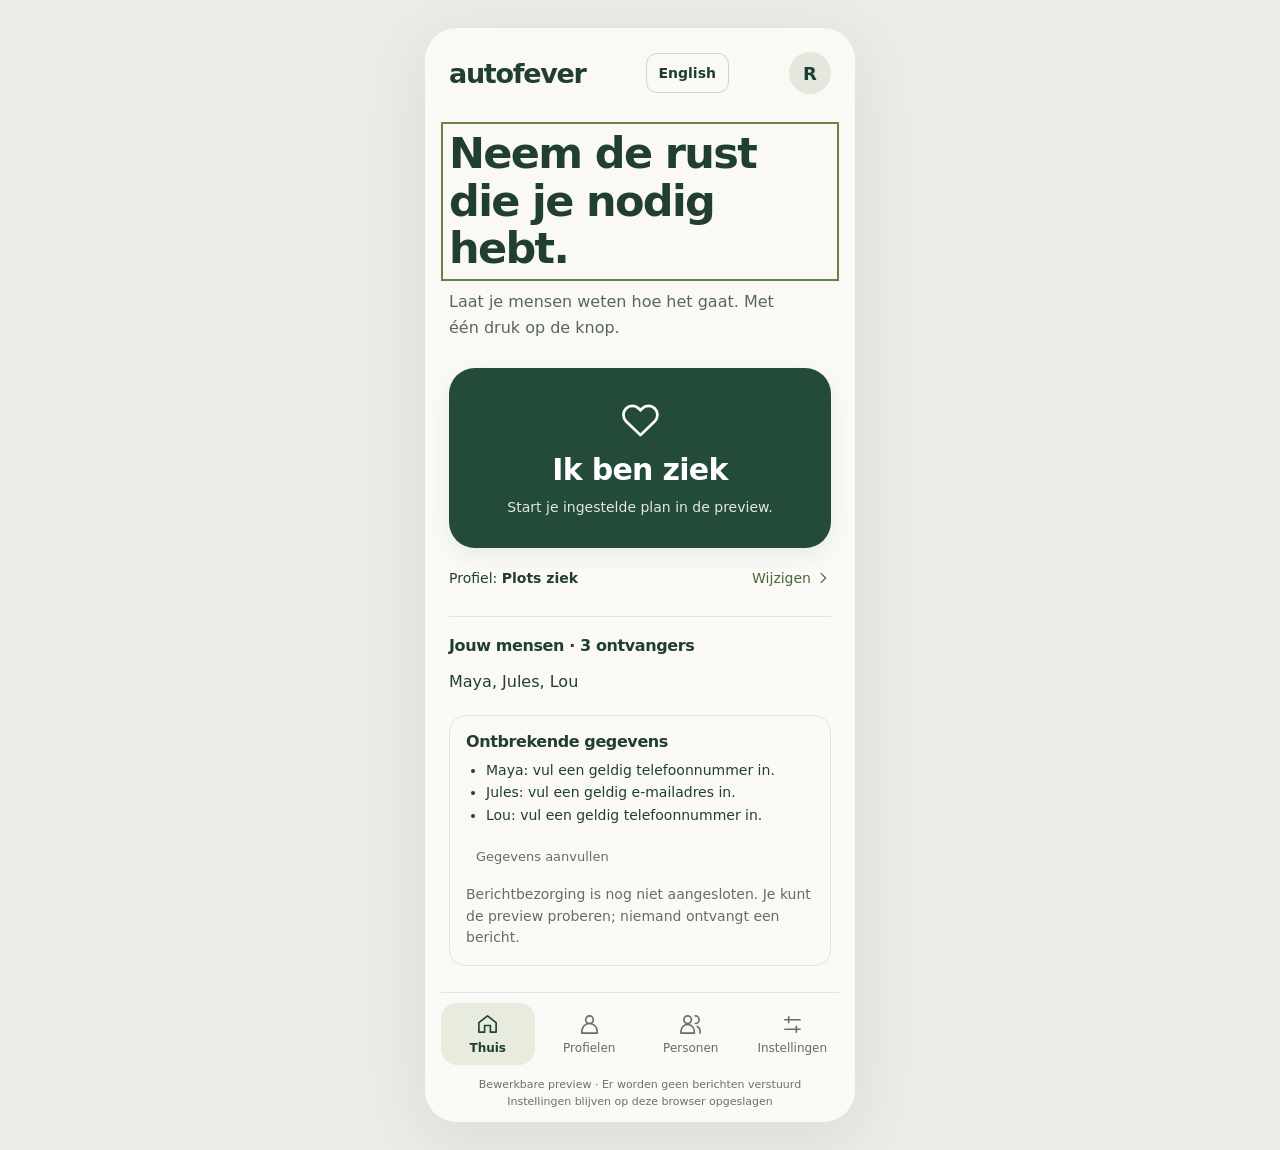
<file: illness-preview/index.html>
<!DOCTYPE html>
<html lang="nl">
<head>
<meta charset="utf-8">
<meta name="viewport" content="width=device-width, initial-scale=1, viewport-fit=cover">
<meta name="theme-color" content="#faf9f5">
<title>Autofever · Bewerkbare mobiele preview</title>
<link rel="icon" href="data:,">
<style>
:root{color-scheme:light;--paper:#faf9f5;--ink:#203f32;--muted:#627064;--line:#e1e5dc;--sage:#e7ecdf;--accent:#244b3a}
.language-toggle{min-height:40px;padding:7px 12px;border:1px solid #cdd5c7;border-radius:11px;background:transparent;color:var(--ink);font-size:14px;font-weight:600;touch-action:manipulation}
*{box-sizing:border-box}body{margin:0;background:#eaece5;color:var(--ink);font-family:ui-rounded,'Segoe UI',system-ui,sans-serif;-webkit-font-smoothing:antialiased}button,input,textarea{font:inherit}button{cursor:pointer;-webkit-tap-highlight-color:transparent}button:focus-visible,input:focus-visible,textarea:focus-visible{outline:3px solid #668448;outline-offset:4px}button,textarea{touch-action:manipulation}button:disabled{cursor:default}.app{width:100%;max-width:430px;min-height:100svh;margin:0 auto;background:var(--paper);display:flex;flex-direction:column;padding-top:env(safe-area-inset-top)}header{padding:24px 24px 0;display:flex;align-items:center;justify-content:space-between}.wordmark{font-size:27px;font-weight:750;letter-spacing:-1.3px}.avatar{width:42px;height:42px;border-radius:50%;background:#e3e7dc;display:grid;place-items:center;font-size:18px;font-weight:600}main{padding:36px 24px 18px;flex:1}h1{font-size:clamp(34px,9.8vw,43px);line-height:1.11;letter-spacing:-1.65px;font-weight:650;margin:0 0 16px}h2{font-size:19px;letter-spacing:-.4px;margin:0 0 14px}p{font-size:16px;line-height:1.6;margin:0}.intro{max-width:325px;color:#56685a}.activate{margin-top:28px;width:100%;min-height:180px;border:0;border-radius:26px;background:var(--accent);color:#fff;display:flex;flex-direction:column;align-items:center;justify-content:center;gap:12px;box-shadow:0 8px 20px #203f3212;transition:transform .15s,background .15s}.activate:active{transform:scale(.98);background:#193d2a}.activate strong{font-size:30px;letter-spacing:-.7px;font-weight:600}.activate span{font-size:14px;color:#e1e9dc}.icon{width:23px;height:23px;fill:none;stroke:currentColor;stroke-width:1.7;stroke-linecap:round;stroke-linejoin:round}.activate .icon{width:39px;height:39px}.profile-link{width:100%;display:flex;justify-content:space-between;align-items:center;text-align:left;padding:20px 0;gap:10px;border:0;background:transparent;color:var(--ink);font-size:14px;min-height:60px}.profile-link span:last-child{display:flex;align-items:center;gap:4px;color:#49683b;flex-shrink:0}.profile-link .icon{width:16px;height:16px}.circle{border-top:1px solid var(--line);padding-top:19px;margin-top:8px}.circle h2{font-size:16px;font-weight:600}.circle-row{display:flex;align-items:center;gap:14px}.faces{display:flex;padding-left:0}.face{width:40px;height:40px;border:2px solid var(--paper);margin-left:-9px;border-radius:50%;display:grid;place-items:center;font-size:14px;font-weight:600;background:#cbd9be}.face:first-child{margin-left:0;background:#b3c4ad}.face:last-child{background:#e0e5d7}.circle-row p{font-size:14px}.bottom{padding:8px 16px max(12px,env(safe-area-inset-bottom));background:var(--paper)}nav{display:flex;border-top:1px solid var(--line);padding:10px 0 0;gap:8px}nav button{flex:1;border:0;border-radius:16px;background:transparent;color:var(--muted);min-height:62px;display:flex;align-items:center;justify-content:center;flex-direction:column;gap:5px;font-size:12px}nav button[aria-current=page]{background:var(--sage);color:var(--ink);font-weight:600}.preview-note{text-align:center;font-size:11px;color:#687463;padding-top:12px;line-height:1.5}.row{padding:17px 0;border-bottom:1px solid var(--line);display:flex;align-items:center;gap:12px}.row .face{margin:0;flex-shrink:0;width:42px;height:42px}.row strong{font-size:16px;font-weight:600;display:block}.row small{display:block;font-size:13px;line-height:1.5;color:var(--muted);margin-top:4px}.row .detail{flex:1}.state-icon{width:34px;height:34px;border-radius:50%;background:var(--sage);display:grid;place-items:center;flex-shrink:0}.state-icon .icon{width:18px;height:18px}.event-note{color:#506347;font-size:13px;margin:20px 0 26px;display:flex;gap:8px;align-items:center}.actions{display:grid;gap:10px;margin-top:24px}.primary,.secondary{border-radius:15px;min-height:52px;padding:12px 16px;font-weight:600;font-size:15px}.primary{background:var(--accent);color:white;border:1px solid var(--accent)}.secondary{background:transparent;color:var(--ink);border:1px solid #cdd5c7}.text-button{border:0;background:transparent;min-height:44px;padding:10px;color:var(--muted);font-size:13px}.profile-option{width:100%;color:var(--ink);background:transparent;border:0;border-bottom:1px solid var(--line);padding:20px 0;display:flex;text-align:left;gap:14px;align-items:center}.profile-option strong{display:block;font-size:17px}.profile-option small{display:block;line-height:1.5;color:var(--muted);margin-top:4px;font-size:13px}.radio{width:22px;height:22px;border:1px solid #bcc8b5;border-radius:50%;margin-left:auto;flex-shrink:0}.profile-option[aria-pressed=true] .radio{border:6px solid var(--accent);background:var(--paper)}.section-gap{margin-top:26px}.notice{background:var(--sage);padding:14px 16px;border-radius:16px;color:var(--ink);font-size:14px;line-height:1.55;margin-bottom:22px}label{display:block;font-size:14px;margin:24px 0 10px}textarea{width:100%;min-height:140px;resize:vertical;background:white;color:var(--ink);padding:14px;border:1px solid #ccd4c7;border-radius:12px;font-size:16px}.success-mark{width:64px;height:64px;border-radius:50%;background:var(--sage);display:grid;place-items:center;margin-bottom:24px}.success-mark .icon{width:32px;height:32px}.page[hidden]{display:none}#toast{margin:0 24px 8px;font-size:14px;color:var(--ink)}#toast:empty{display:none}@media(min-width:600px){body{padding:28px 0}.app{border-radius:32px;overflow:hidden;min-height:800px;box-shadow:0 15px 65px #263c2415}}@media(max-width:350px){header{padding:20px 20px 0}main{padding:28px 20px 16px}.activate{min-height:164px}.activate strong{font-size:28px}.circle-row{gap:9px}.face{width:34px;height:34px}}@media(prefers-reduced-motion:reduce){*{transition:none!important}}
#active h1{font-size:36px}#active .event-note{margin:14px 0 20px}#active .row{padding:12px 0}#active .actions{margin-top:18px;gap:8px}#active h2{margin-bottom:7px}

input:not([type=checkbox]),select{width:100%;min-height:48px;border:1px solid #ccd4c7;border-radius:12px;background:white;color:var(--ink);padding:12px;font:inherit;font-size:16px}input[type=checkbox]{width:21px;height:21px;accent-color:var(--accent);flex-shrink:0}fieldset{margin:24px 0 0;padding:0;border:0;min-width:0}legend{font-size:19px;font-weight:600;margin-bottom:10px}.check{display:flex;align-items:center;gap:12px;min-height:48px;margin:0;padding:10px 0}.hint{font-size:13px;color:var(--muted);line-height:1.55;margin-top:6px}.edit-title{font-size:32px}.toolbar{display:flex;gap:8px;flex-wrap:wrap;margin:12px 0}.toolbar button{flex:1;min-width:100px}.editor-block{border-top:1px solid var(--line);padding:6px 0 20px;margin-top:18px}.editor-block h3{font-size:17px}.task-block{border:1px solid var(--line);border-radius:16px;padding:16px;margin-top:14px}.task-block label{margin-top:12px}textarea{min-height:105px}.long{overflow-wrap:anywhere;white-space:pre-wrap}.row .detail{min-width:0}.row button{flex-shrink:0;padding:8px;min-width:44px}.error{color:#922c25}.savebar{position:sticky;bottom:0;background:var(--paper);padding:12px 0;margin-top:18px;border-top:1px solid var(--line);display:grid;gap:8px}.avatar{border:0;color:var(--ink)}h1:focus{outline:none}.profile-summary{padding:18px 0;border-bottom:1px solid var(--line)}.profile-summary p{font-size:14px}button:disabled{opacity:.6}main{overflow-wrap:anywhere}.check span{min-width:0}.recipient-setting{margin:0 0 12px 0;padding-left:33px}.recipient-setting[hidden]{display:none}#toast{padding:10px 14px;background:var(--sage);border-radius:12px}#toast.error{background:#f8e8e5}.recovery-text{margin:22px 0}.compact-heading{font-size:30px}.channel-label{margin-top:14px}

.savebar{position:sticky;bottom:0;z-index:2;padding:12px 0 max(12px,env(safe-area-inset-bottom));box-shadow:0 -8px 15px var(--paper)}
html{scroll-padding-block:100px 180px}input,textarea,select{scroll-margin-block:100px 180px}summary{cursor:pointer;min-height:64px;list-style:none;padding:18px 0;display:flex;gap:12px;align-items:center}summary::-webkit-details-marker{display:none}summary:after{content:'+';font-size:24px;margin-left:auto;flex-shrink:0}details[open]>summary:after{content:'−'}summary strong{display:block;font-size:18px}summary small{display:block;font-size:13px;line-height:1.5;font-weight:400;color:var(--muted);margin-top:4px}summary:focus-visible{outline:3px solid #668448;outline-offset:4px}.setting-section{border-bottom:1px solid var(--line)}.setting-section[open]{padding-bottom:20px}.setting-section label:first-child{margin-top:8px}.message-preview{padding:12px;background:var(--sage);border-radius:12px;font-size:14px;line-height:1.5;white-space:pre-wrap;overflow-wrap:anywhere}.draft-status{font-size:13px;line-height:1.5;color:var(--muted);margin:12px 0}.readiness{margin-top:20px;padding:16px;border:1px solid var(--line);border-radius:16px}.readiness h2{font-size:16px;margin-bottom:8px}.readiness ul{margin:8px 0;padding-left:20px;font-size:14px;line-height:1.6}.readiness p{font-size:14px}.savebar .primary{width:100%}.savebar .text-button{padding:4px}.recipient-setting{padding-left:0}.section-number{background:var(--sage);border-radius:50%;width:30px;height:30px;display:grid;place-items:center;flex-shrink:0;font-size:13px}.app.keyboard-open .savebar{position:static;box-shadow:none}.form-actions{display:flex;flex-wrap:wrap;gap:8px}.form-actions>*{flex:1}.warning{color:#754a16}#form-error:empty{display:none}#form-error:not(:empty){margin:18px 0;padding:12px;border:1px solid currentColor;border-radius:12px}#draft-status{min-height:20px}h1:focus-visible{outline:2px solid #668448;outline-offset:6px}
</style>
<style>
.app.editor-mode{height:100dvh;min-height:0;overflow:hidden}.editor-mode header,.editor-mode footer{flex-shrink:0}.editor-mode main{min-height:0;overflow-y:auto;overscroll-behavior:contain;scroll-padding:24px;padding-top:24px;padding-bottom:28px}.editor-mode .savebar{position:static;margin-top:0;padding:10px 8px;box-shadow:none;border-top:1px solid var(--line)}.editor-mode .bottom{padding-top:0}.editor-mode .preview-note{display:none}.editor-mode #toast:not(:empty){flex-shrink:0;margin:0 16px 8px;max-height:90px;overflow:auto}.editor-mode .form-actions{margin-top:16px}.editor-mode main input,.editor-mode main textarea,.editor-mode main select{scroll-margin-block:24px}.editor-mode.keyboard-open nav{display:none}@media(min-width:600px){.app.editor-mode{height:calc(100dvh - 56px)}}
</style>
<style>
.appearance-options{display:flex;gap:10px;flex-wrap:wrap;margin-top:12px}.appearance-options button{flex:1;min-width:120px}.appearance-options button[aria-pressed=true]{background:var(--accent);color:#fff;border-color:var(--accent)}
.large-text p,.large-text label,.large-text input:not([type=checkbox]),.large-text textarea,.large-text select{font-size:20px;line-height:1.55}.large-text .hint,.large-text .draft-status,.large-text summary small,.large-text .message-preview,.large-text .readiness li,.large-text .profile-summary p,.large-text .row small,.large-text .profile-link{font-size:18px}.large-text .primary,.large-text .secondary,.large-text .text-button{font-size:18px}.large-text nav{gap:4px}.large-text nav button{font-size:14px;min-width:0;overflow-wrap:anywhere;line-height:1.4}.large-text .profile-link{flex-wrap:wrap}.large-text .activate span{font-size:18px;text-align:center;padding:0 12px}.large-text .preview-note{font-size:14px}.large-text summary strong,.large-text legend,.large-text h2{font-size:22px}.large-text .savebar .text-button{font-size:16px}
.high-contrast{--paper:#fff;--ink:#112b1b;--muted:#263d2c;--line:#657361;--sage:#e9f0e4;--accent:#12341f}.high-contrast .intro,.high-contrast .hint,.high-contrast .preview-note,.high-contrast .event-note,.high-contrast .draft-status,.high-contrast .profile-link span:last-child{color:#263d2c}.high-contrast input:not([type=checkbox]),.high-contrast textarea,.high-contrast select,.high-contrast .secondary{border-color:#506049}.high-contrast .activate span{color:#fff}.high-contrast button:focus-visible,.high-contrast input:focus-visible,.high-contrast textarea:focus-visible,.high-contrast select:focus-visible,.high-contrast summary:focus-visible{outline:3px solid #112b1b;outline-offset:3px}
</style>
</head>
<body>
<svg aria-hidden="true" style="position:absolute;width:0;height:0;overflow:hidden"><defs>
<symbol id="heart" viewBox="0 0 24 24"><path d="M20.8 4.6a5.5 5.5 0 0 0-7.8 0L12 5.7l-1.1-1.1a5.5 5.5 0 0 0-7.8 7.8L12 21l8.8-8.6a5.5 5.5 0 0 0 0-7.8Z"/></symbol>
<symbol id="home" viewBox="0 0 24 24"><path d="m3 10 9-7 9 7v10H15v-7H9v7H3Z"/></symbol>
<symbol id="person" viewBox="0 0 24 24"><circle cx="12" cy="7" r="4"/><path d="M4 21v-2a8 8 0 0 1 16 0v2Z"/></symbol>
<symbol id="people" viewBox="0 0 24 24"><circle cx="9" cy="7" r="4"/><path d="M2 21v-2a7 7 0 0 1 14 0v2ZM17 3a4 4 0 0 1 0 8m2 3a6 6 0 0 1 3 5v2"/></symbol>
<symbol id="check" viewBox="0 0 24 24"><path d="m5 12 4 4L19 6"/></symbol>
<symbol id="arrow" viewBox="0 0 24 24"><path d="m9 5 7 7-7 7"/></symbol>
<symbol id="clock" viewBox="0 0 24 24"><circle cx="12" cy="12" r="9"/><path d="M12 7v5l3 2"/></symbol>
</defs></svg>
<div class="app">
<header><span class="wordmark">autofever</span><button id="language-toggle" class="language-toggle" type="button" lang="en" aria-label="Switch language to English">English</button><span class="avatar" aria-label="Robert">R</span></header>

<main id="main"><p>Laden…</p></main>
<p id="toast" role="status" aria-live="polite"></p>
<footer class="bottom"><nav aria-label="Hoofdnavigatie"><button type="button" data-go="home" aria-current="page"><svg class="icon" aria-hidden="true"><use href="#home"/></svg>Thuis</button><button type="button" data-go="profiles"><svg class="icon" aria-hidden="true"><use href="#person"/></svg>Profielen</button><button type="button" data-go="people"><svg class="icon" aria-hidden="true"><use href="#people"/></svg>Personen</button><button type="button" data-go="settings"><svg class="icon" aria-hidden="true" viewBox="0 0 24 24"><path d="M4 7h16M4 17h16M8 4v6M16 14v6"/></svg>Instellingen</button></nav><p class="preview-note">Bewerkbare preview · Er worden geen berichten verstuurd<br>Instellingen blijven op deze browser opgeslagen</p></footer>
</div>
<script src="./i18n.js"></script>
<script>

const $=s=>document.querySelector(s);
const esc=s=>String(s??'').replace(/[&<>"']/g,c=>({'&':'&amp;','<':'&lt;','>':'&gt;','"':'&quot;',"'":'&#39;'}[c]));
const uid=()=>crypto.randomUUID();
const clone=x=>structuredClone(x);
const channels=['WhatsApp','SMS','Email','Push'];
const seed={version:1,owner:'Robert',defaultId:'ill',contacts:[{id:'maya',name:'Maya',group:'Familie',phone:'',email:'',channels:['WhatsApp']},{id:'jules',name:'Jules',group:'Werk',phone:'',email:'',channels:['Email']},{id:'lou',name:'Lou',group:'Vrienden',phone:'',email:'',channels:['SMS']}],profiles:[
{id:'ill',name:'Plots ziek',message:'Ik ben onverwacht ziek en neem rust. Hieronder staat waarmee je me kunt helpen.',recovery:'Ik voel me weer beter. Bedankt voor je hulp!',duration:'',checkin:4,recipients:['maya','jules','lou'],overrides:{jules:'Ik ben ziek en kan vandaag niet werken. Ik houd je op de hoogte.'},tasks:[{id:'food',title:'Boodschappen',description:'Brood, fruit en soep graag. Zet ze gerust bij de deur.',assignees:['maya']},{id:'call',title:'Even contact',description:'Stuur vanavond even een berichtje.',assignees:['lou']}]},
{id:'migraine',name:'Migraine',message:'Ik heb migraine en heb rust nodig. Graag berichten in plaats van bellen.',recovery:'De migraine is voorbij. Bedankt voor je begrip.',duration:'',checkin:6,recipients:['maya','jules'],overrides:{},tasks:[]},
{id:'notify',name:'Even laten weten',message:'Ik voel me niet goed. Je hoeft niets te doen, ik wilde je alleen informeren.',recovery:'Ik ben weer opgeknapt.',duration:'',checkin:4,recipients:['maya','lou'],overrides:{},tasks:[]}],event:null};
let data,db,key,draft=null,contactDraft=null,view='home',busy=false,ready=false,revision=0,vaultEpoch=0;
let concepts={},conceptQueue=Promise.resolve(),conceptPending=0,conceptError=null,editorKey=null;
let restoreCandidate=null;
let importStage=null;
const online=window.AutofeverBridge||null;
const vaultBroadcast=typeof BroadcastChannel==='function'?new BroadcastChannel('autofever-editable-preview-v1'):null;
vaultBroadcast?.addEventListener('message',event=>{if(event.data?.type==='vault-cleared')location.reload();});
const repeats={once:'Eenmalig',daily:'Dagelijks',weekly:'Wekelijks'};
async function seal(value){const iv=crypto.getRandomValues(new Uint8Array(12));return {iv,body:await crypto.subtle.encrypt({name:'AES-GCM',iv},key,new TextEncoder().encode(JSON.stringify(value)))};}
async function unseal(value){return JSON.parse(new TextDecoder().decode(await crypto.subtle.decrypt({name:'AES-GCM',iv:value.iv},key,value.body)));}
const request=r=>new Promise((resolve,reject)=>{r.onsuccess=()=>resolve(r.result);r.onerror=()=>reject(r.error)});
async function openStore(){
 const r=indexedDB.open('autofever-editable-preview-v1',1);r.onupgradeneeded=()=>r.result.createObjectStore('vault');
 db=await request(r);
 vaultEpoch=await request(db.transaction('vault').objectStore('vault').get('epoch'))||0;
 key=await request(db.transaction('vault').objectStore('vault').get('key'));
 if(!key){const candidate=await crypto.subtle.generateKey({name:'AES-GCM',length:256},false,['encrypt','decrypt']);await new Promise((resolve,reject)=>{const tx=db.transaction('vault','readwrite'),store=tx.objectStore('vault');const r=store.get('key');r.onsuccess=()=>{key=r.result||candidate;if(!r.result)store.put(key,'key');};tx.oncomplete=resolve;tx.onerror=()=>reject(tx.error);tx.onabort=()=>reject(tx.error);});}
 const saved=await request(db.transaction('vault').objectStore('vault').get('data'));
 if(saved){const plain=await crypto.subtle.decrypt({name:'AES-GCM',iv:saved.iv},key,saved.body);data=JSON.parse(new TextDecoder().decode(plain));revision=saved.revision||0;if(data.version!==1||!Array.isArray(data.profiles)||!Array.isArray(data.contacts))throw Error('Opgeslagen gegevens hebben een onbekend formaat.');}
 else data=clone(seed);
 const storedConcepts=await request(db.transaction('vault').objectStore('vault').get('concepts'));
 if(storedConcepts)concepts=await unseal(storedConcepts);
 if(online)await online.init({db,seal,unseal,request,checkedWrite,esc,render,say,focusHeading,getData:()=>data,getRevision:()=>revision,backupKey,to64,from64});
 ready=true;render();focusHeading();
}
function writeItems(items){return new Promise((resolve,reject)=>{const tx=db.transaction('vault','readwrite');for(const [id,value]of Object.entries(items))tx.objectStore('vault').put(value,id);tx.oncomplete=resolve;tx.onerror=()=>reject(tx.error);tx.onabort=()=>reject(tx.error||Error('Opslaan afgebroken'));});}
async function commit(next){
 await checkedWrite({data:await seal(next)},{data:revision});revision++;data=next;
}
function checkedWrite(items,expected){return new Promise((resolve,reject)=>{const tx=db.transaction('vault','readwrite'),store=tx.objectStore('vault');let left=Object.keys(expected).length+1,error=null;const epoch=store.get('epoch');epoch.onsuccess=()=>{if((epoch.result||0)!==vaultEpoch){error=Object.assign(Error('Deze browsergegevens zijn gewist in een andere tab. Herlaad voordat je verdergaat.'),{code:'STALE'});tx.abort();return;}if(--left===0)for(const [key,value]of Object.entries(items))store.put({...value,revision:expected[key]+1},key);};for(const [id,version]of Object.entries(expected)){const r=store.get(id);r.onsuccess=()=>{if((r.result?.revision||0)!==version){error=Object.assign(Error('Gegevens gewijzigd in een andere tab. Je concept blijft bewaard. Herlaad voordat je opnieuw opslaat.'),{code:'STALE'});tx.abort();return;}if(--left===0)for(const [key,value]of Object.entries(items))store.put({...value,revision:expected[key]+1},key);};}tx.oncomplete=resolve;tx.onerror=()=>reject(error||tx.error);tx.onabort=()=>reject(error||tx.error||Error('Opslaan afgebroken'));});}
async function clearLocalVault(){await conceptQueue.catch(()=>{});return new Promise((resolve,reject)=>{const tx=db.transaction('vault','readwrite'),store=tx.objectStore('vault'),nextEpoch=vaultEpoch+1;store.clear();store.put(nextEpoch,'epoch');tx.oncomplete=()=>{vaultEpoch=nextEpoch;resolve();};tx.onerror=()=>reject(tx.error);tx.onabort=()=>reject(tx.error||Error('Wissen afgebroken'));});}
function saveError(error){return error?.code==='STALE'?error.message:'Opslaan mislukt. Je invoer blijft open; probeer opnieuw.';}
function say(message,error=false){$('#toast').textContent=window.AutofeverLocale?.translate(message)||message;$('#toast').className=error?'error':'';}
function icon(name){return '<svg class="icon" aria-hidden="true"><use href="#'+name+'"/></svg>'}
function button(text,action,cls='secondary',id=''){return '<button type="button" class="'+cls+'" data-action="'+action+'"'+(id?' data-id="'+esc(id)+'"':'')+'>'+esc(text)+'</button>'}
function person(id){return data.contacts.find(c=>c.id===id);}
function selectedProfile(){return data.profiles.find(p=>p.id===data.defaultId)||data.profiles[0];}
function names(ids){return ids.map(id=>person(id)?.name).filter(Boolean).join(', ');}
function recipientsHtml(p){return p.recipients.map(id=>{const c=person(id);return c?'<div class="row"><div class="detail"><strong>'+esc(c.name)+'</strong><small>'+esc(c.group)+' · '+esc(c.channels.join(', '))+'</small></div></div>':''}).join('');}
function focusHeading(){$('#main').scrollTop=0;const h=$('main h1');if(h){h.tabIndex=-1;h.focus({preventScroll:true});}}
async function move(next){await saveEditor();draft=null;contactDraft=null;editorKey=null;view=next;say('');render();window.scrollTo(0,0);$('#main').scrollTop=0;focusHeading();}
function editorLayout(){
 $('.bottom > .savebar')?.remove();
 const editing=['edit-profile','edit-person','update'].includes(view);$('.app').classList.toggle('editor-mode',editing);
 if(editing){const bar=$('main .savebar'),form=$('main form');if(bar&&form){bar.querySelectorAll('button:not([type]),button[type=submit]').forEach(b=>{b.type='submit';b.setAttribute('form',form.id);});$('.bottom').prepend(bar);}}
}
function conceptStatus(message){const el=$('#draft-status');if(el)el.textContent=message;}
function persistConcepts(patch=editorKey?{[editorKey]:clone(concepts[editorKey])}:{}){
 conceptPending++;conceptStatus('Concept wordt bewaard…');
 const job=conceptQueue.catch(()=>{}).then(async()=>{for(let attempt=0;attempt<8;attempt++){const stored=await request(db.transaction('vault').objectStore('vault').get('concepts'));const merged=stored?await unseal(stored):{};for(const[k,v]of Object.entries(patch)){if(v===null)delete merged[k];else merged[k]=v;}try{await checkedWrite({concepts:await seal(merged)},{concepts:stored?.revision||0});conceptError=null;return;}catch(error){if(error?.code!=='STALE'||attempt===7)throw error;}}});
 conceptQueue=job;job.then(()=>{conceptPending--;if(!conceptPending)conceptStatus('Concept bewaard · je actieve profiel is niet gewijzigd.');},error=>{conceptPending--;conceptError=error;conceptStatus('Concept bewaren mislukt. Blijf op dit scherm en probeer opnieuw.');});return job;
}
function captureEditor(){
 if(!editorKey)return;
 if(view==='edit-profile'&&$('#profile-form')){collectDraft();concepts[editorKey]=clone(draft);}
 if(view==='edit-person'&&$('#person-form')){const f=new FormData($('#person-form'));contactDraft={...contactDraft,name:String(f.get('person-name')||''),group:String(f.get('person-group')||''),phone:String(f.get('person-phone')||''),email:String(f.get('person-email')||''),channels:f.getAll('channel')};concepts[editorKey]=clone(contactDraft);}
 if(view==='update'&&$('#update-form')){const f=new FormData($('#update-form'));concepts[editorKey]={message:String(f.get('message')||''),recipients:f.getAll('recipient')};}
}
async function saveEditor(){if(!editorKey)return;captureEditor();await persistConcepts();}
async function clearEditor(){if(editorKey){delete concepts[editorKey];await persistConcepts({[editorKey]:null});}editorKey=null;}
function contactIssues(c){
 const issues=[];
 if(!c.channels.length)issues.push('kies een kanaal');
 if(c.channels.includes('Email')&&!/^[^\s@]+@[^\s@]+\.[^\s@]+$/.test(c.email))issues.push('vul een geldig e-mailadres in');
 if(c.channels.some(ch=>['SMS','WhatsApp'].includes(ch))&&(!/^[+\d\s().-]+$/.test(c.phone)||c.phone.replace(/\D/g,'').length<7||c.phone.replace(/\D/g,'').length>15))issues.push('vul een geldig telefoonnummer in');
 return issues;
}
function vcardText(value){return value.replace(/\\n/gi,' ').replace(/\\([\\,;:])/g,'$1').replace(/[\u0000-\u001f\u007f]/g,' ').trim();}
function vcardUnfold(source){
 const physical=source.replace(/^\uFEFF/,'').replace(/\r\n?/g,'\n').split('\n'),lines=[];
 for(const line of physical){if(!line){continue;}if(lines.length&&lines[lines.length-1].endsWith('=')&&!/^[ \t]/.test(line)){lines[lines.length-1]=lines[lines.length-1].slice(0,-1)+line;continue;}if(/^[ \t]/.test(line)&&lines.length)lines[lines.length-1]+=line.slice(1);else lines.push(line);}
 return lines;
}
function vcardValue(raw,params){
 let value=raw;if(/(?:^|;)ENCODING=(?:QUOTED-PRINTABLE|Q)(?:;|$)/i.test(params)){
  const bytes=[];for(let i=0;i<raw.length;i++){if(raw[i]==='='&&/^[0-9a-f]{2}$/i.test(raw.slice(i+1,i+3))){bytes.push(parseInt(raw.slice(i+1,i+3),16));i+=2;}else bytes.push(raw.charCodeAt(i)&255);}
  const match=params.match(/(?:^|;)CHARSET="?([^;\"]+)/i);try{value=new TextDecoder(match?.[1]||'utf-8',{fatal:false}).decode(new Uint8Array(bytes));}catch{value=new TextDecoder().decode(new Uint8Array(bytes));}
 }
 return vcardText(value);
}
function parseVCards(source){
 if(typeof source!=='string'||source.length>2*1024*1024)throw Error('Bestand is leeg of groter dan 2 MB.');
 const cards=[];let current=null;
 for(const line of vcardUnfold(source)){
  if(/^BEGIN:VCARD$/i.test(line)){if(current)throw Error('Het vCard-bestand bevat een onvolledig contact.');current={names:[],structured:[],emails:[],phones:[],groups:[]};continue;}
  if(/^END:VCARD$/i.test(line)){if(!current)throw Error('Het vCard-bestand heeft geen herkenbare contacten.');cards.push(current);current=null;if(cards.length>250)throw Error('Importeer maximaal 250 contacten tegelijk.');continue;}
  if(!current)continue;const colon=line.indexOf(':');if(colon<1)continue;const left=line.slice(0,colon),raw=line.slice(colon+1),parts=left.split(';'),property=(parts.shift().split('.').pop()||'').toUpperCase(),params=parts.join(';'),value=vcardValue(raw,params);
  if(property==='FN'&&value)current.names.push(value);else if(property==='N')current.structured.push(value);else if(property==='EMAIL'&&value)current.emails.push(value);else if(property==='TEL'&&value)current.phones.push(value.replace(/^tel:/i,''));else if(property==='ORG'&&value)current.groups.push(value);else if(property==='CATEGORIES'&&value)current.groups.push(value.split(',')[0].trim());
 }
 if(current)throw Error('Het vCard-bestand bevat een contact zonder afsluiting.');
 if(!cards.length)throw Error('Geen vCard-contacten gevonden. Kies een geldig .vcf-bestand.');
 const unique=(values,normalize)=>[...new Map(values.map(x=>[normalize(x),x]).filter(([key])=>key)).values()];
 return cards.map(card=>{const structured=card.structured[0]?.split(';')||[],fallback=[structured[3],structured[1],structured[2],structured[0],structured[4]].filter(Boolean).join(' ').trim(),emails=unique(card.emails,x=>x.trim().toLowerCase()),phones=unique(card.phones,x=>x.replace(/[^+\d]/g,''));return {id:uid(),name:card.names[0]||fallback,group:card.groups[0]||'Geïmporteerd',emails,phones,emailChoice:emails.length?'0':'',phoneChoice:phones.length?'0':'',include:true};});
}
function chosenVCard(values,choice){return choice===''||choice==null?'':values[Number(choice)]||'';}
function contactWord(count){return count===1?'contact':'contacten';}
function importedContacts(){return importStage?.filter(x=>x.include&&!x.duplicate&&x.name.trim()).map(x=>({id:x.id,name:x.name.trim(),group:x.group.trim()||'Geïmporteerd',email:chosenVCard(x.emails,x.emailChoice),phone:chosenVCard(x.phones,x.phoneChoice),channels:[]}))||[];}
function contactDuplicate(candidate){const email=chosenVCard(candidate.emails,candidate.emailChoice).trim().toLowerCase(),phone=chosenVCard(candidate.phones,candidate.phoneChoice).replace(/[^+\d]/g,'');return data.contacts.find(x=>(email&&x.email.trim().toLowerCase()===email)||(phone&&x.phone.replace(/[^+\d]/g,'')===phone));}
function markVCardDuplicates(){const emails=new Set(),phones=new Set();for(const x of importStage||[]){const email=chosenVCard(x.emails,x.emailChoice).trim().toLowerCase(),phone=chosenVCard(x.phones,x.phoneChoice).replace(/[^+\d]/g,'');x.duplicateFile=!!((email&&emails.has(email))||(phone&&phones.has(phone)));if(email)emails.add(email);if(phone)phones.add(phone);x.duplicate=!!contactDuplicate(x)||x.duplicateFile;if(x.duplicate)x.include=false;}}
function vcardReview(){
 if(!importStage)return '';markVCardDuplicates();const duplicateCount=importStage.filter(x=>x.duplicate).length,eligible=importedContacts().length;
 const rows=importStage.map((x,index)=>{const duplicate=x.duplicate,unusable=!x.name.trim();const fields=[['Naam','name',x.name],['Groep','group',x.group]];const textFields=fields.map(([label,key,value])=>'<label for="vc-'+x.id+'-'+key+'">'+label+'</label><input id="vc-'+x.id+'-'+key+'" data-vcard-field="'+key+'" data-vcard-index="'+index+'" value="'+esc(value)+'" maxlength="80">').join('');
  const choices=(label,key,values,choice)=>'<label for="vc-'+x.id+'-'+key+'">'+label+'</label><select id="vc-'+x.id+'-'+key+'" data-vcard-field="'+key+'Choice" data-vcard-index="'+index+'"><option value="">Niet importeren</option>'+values.map((value,i)=>'<option value="'+i+'"'+(String(i)===String(choice)?' selected':'')+'>'+esc(value)+'</option>').join('')+'</select>';
  const reason=duplicate?'Dubbel contact; niet opnieuw toegevoegd.':unusable?'Geen naam gevonden; vul een naam in om dit contact te importeren.':'';
  return '<article class="task-block"><label class="check"><input type="checkbox" data-vcard-field="include" data-vcard-index="'+index+'"'+(x.include&&!duplicate&&!unusable?' checked':'')+'><span><strong>'+esc(x.name||'Naam ontbreekt')+'</strong> · <span data-vcard-status="'+index+'">'+(duplicate?'Al aanwezig':unusable?'Controleer naam':'Controleren')+'</span></span></label><p class="hint warning" data-vcard-reason="'+index+'"'+(!reason?' hidden':'')+'>'+esc(reason)+'</p>'+textFields+choices('E-mailadres','email',x.emails,x.emailChoice)+choices('Telefoonnummer','phone',x.phones,x.phoneChoice)+(x.emails.length>1||x.phones.length>1?'<p class="hint">Kies hierboven welk adres of nummer je wilt bewaren.</p>':'')+'</article>';}).join('');
 return '<section class="section-gap" id="vcard-review" aria-labelledby="vcard-heading"><h2 id="vcard-heading">Controleer de import</h2><p class="hint">'+importStage.length+' '+contactWord(importStage.length)+' gevonden · '+duplicateCount+' bestaand of dubbel · '+eligible+' geselecteerd. Importeren kiest geen bezorgkanaal en voegt niemand aan een profiel toe.</p>'+rows+'<div id="vcard-error" class="error" role="alert"></div><div class="actions"><button type="button" class="primary" data-action="confirm-vcard"'+(!eligible?' disabled':'')+'>Importeer '+eligible+' '+contactWord(eligible)+'</button><button type="button" class="text-button" data-action="cancel-vcard">Annuleren</button></div></section>';
}
function updateVCardSummary(){if(!importStage)return;markVCardDuplicates();const eligible=importedContacts().length,summary=$('#vcard-review .hint'),confirm=$('[data-action="confirm-vcard"]');for(const[i,x]of importStage.entries()){const duplicate=x.duplicate,unusable=!x.name.trim(),status=document.querySelector('[data-vcard-status="'+i+'"]'),reason=document.querySelector('[data-vcard-reason="'+i+'"]'),checkbox=document.querySelector('[data-vcard-field="include"][data-vcard-index="'+i+'"]');if(status)status.textContent=duplicate?'Al aanwezig':unusable?'Controleer naam':'Controleren';if(reason){const message=duplicate?'Dubbel contact; niet opnieuw toegevoegd.':unusable?'Geen naam gevonden; vul een naam in om dit contact te importeren.':'';reason.textContent=message;reason.hidden=!message;}if(checkbox)checkbox.checked=x.include&&!duplicate&&!unusable;}if(summary)summary.textContent=importStage.length+' '+contactWord(importStage.length)+' gevonden · '+importStage.filter(c=>c.duplicate).length+' bestaand of dubbel · '+eligible+' geselecteerd. Importeren kiest geen bezorgkanaal en voegt niemand aan een profiel toe.';if(confirm){confirm.disabled=!eligible;confirm.textContent='Importeer '+eligible+' '+contactWord(eligible);}}
function readiness(p){
 const issues=[];if(!p)return ['Maak eerst een profiel.'];
 if(!p.recipients.length)issues.push('Selecteer minstens één ontvanger.');
 for(const id of p.recipients){const c=person(id);if(!c){issues.push('Een ontvanger bestaat niet meer.');continue;}for(const issue of contactIssues(c))issues.push(c.name+': '+issue+'.');}
 for(const t of p.tasks)if(!t.assignees.length)issues.push((t.title||'Hulptaak')+': kies iemand die kan helpen.');
 return issues;
}
function render(){
 applyAppearance();
 const navView=['edit-profile','profiles'].includes(view)?'profiles':['edit-person','people'].includes(view)?'people':view==='settings'?'settings':'home';
 document.querySelectorAll('nav button').forEach(b=>b.dataset.go===navView?b.setAttribute('aria-current','page'):b.removeAttribute('aria-current'));
 $('.avatar').textContent=data.owner[0]||'R';
 const p=selectedProfile();
 if(online?.renderHome(view)){window.AutofeverLocale?.localize(document.querySelector('.app'));return;}
 if(view==='home'&&!data.event){
 const issues=readiness(p);
 $('#main').innerHTML='<h1>Neem de rust<br> die je nodig hebt.</h1><p class="intro">Laat je mensen weten hoe het gaat. Met één druk op de knop.</p><button class="activate" type="button" data-action="activate"'+(!p?' disabled':'')+'>'+icon('heart')+'<strong>Ik ben ziek</strong><span>Start je ingestelde plan in de preview.</span></button><button type="button" class="profile-link" data-action="profiles"><span>Profiel: <strong>'+esc(p?.name||'Maak eerst een profiel')+'</strong></span><span>Wijzigen '+icon('arrow')+'</span></button><section class="circle"><h2>Jouw mensen · '+(p?.recipients.length||0)+' ontvangers</h2><p>'+esc(p?names(p.recipients)||'Selecteer ontvangers in je profiel.':'')+'</p></section><section class="readiness" aria-label="Gereedheidscontrole"><h2>'+ (issues.length?'Ontbrekende gegevens':'Je profiel is ingevuld')+'</h2>'+(issues.length?'<ul>'+issues.map(x=>'<li>'+esc(x)+'</li>').join('')+'</ul>'+button('Gegevens aanvullen','people','text-button'):'<p>Ontvangers en hulptaken zijn ingesteld.</p>')+'<p class="hint">Berichtbezorging is nog niet aangesloten. Je kunt de preview proberen; niemand ontvangt een bericht.</p></section>'; }
 else if(view==='home'){
 const ev=data.event;
 $('#main').innerHTML='<h1 class="compact-heading">'+esc(ev.name)+'</h1><p class="notice">Actieve preview. Deze berichten en taken zijn voorbereid; er is niets verstuurd.</p><h2>Berichten aan je mensen</h2>'+ev.deliveries.map(d=>'<div class="editor-block"><h3>'+esc(d.name)+'</h3><p class="long">'+esc(d.message)+'</p><p class="hint">'+esc(d.channels.join(', '))+' · Niet verstuurd · Ontvangst niet bevestigd</p></div>').join('')+'<h2 class="section-gap">Wat er nodig is</h2>'+ (ev.tasks.length?ev.tasks.map(t=>'<div class="editor-block"><h3>'+esc(t.title)+'</h3><p class="long">'+esc(t.description)+'</p><p class="hint">Beoogde helpers: '+esc(t.people.join(', '))+'</p><p class="hint">'+esc(t.when||'Geen tijdstip ingesteld')+' · '+esc(repeats[t.repeat]||'Eenmalig')+'</p>'+(t.backupName?'<p class="hint">Reserve: '+esc(t.backupName)+'</p>':'')+'<p class="hint">Nog niet gevraagd · Niet aangenomen of afgerond</p></div>').join(''):'<p>Geen hulp gevraagd.</p>')+(ev.duration?'<p class="section-gap">Verwachte terugkeer: '+esc(ev.duration)+'</p>':'')+ '<p class="hint">Check-invoorkeur: elke '+esc(ev.checkin)+' uur. Er is geen herinnering gepland.</p>'+ (ev.updates.length?'<h2 class="section-gap">Bewaarde updates</h2>'+ev.updates.map(u=>'<div class="editor-block"><p class="long">'+esc(u.message)+'</p><p class="hint">Voor: '+esc(u.recipients.map(id=>ev.deliveries.find(d=>d.id===id)?.name).filter(Boolean).join(', '))+' · Niet verstuurd</p></div>').join(''):'')+'<div class="actions">'+button('Update schrijven','update','primary')+button('Ik ben hersteld','recover')+button('Gebeurtenis annuleren','cancel','text-button')+'</div>';
 }else if(view==='profiles'){
 $('#main').innerHTML='<h1 class="edit-title">Jouw profielen.</h1><p class="intro">Pas per situatie je bericht, mensen en hulpvragen aan.</p>'+data.profiles.map(x=>'<article class="profile-summary"><h2>'+esc(x.name)+(x.id===data.defaultId?' · Standaard':'')+'</h2><p class="long">'+esc(x.message)+'</p><p class="hint">'+esc(names(x.recipients))+' · '+x.tasks.length+' hulptaken</p><div class="toolbar">'+button('Bewerken','edit-profile','secondary',x.id)+(x.id!==data.defaultId?button('Als standaard','default','text-button',x.id):'')+'</div></article>').join('')+'<div class="actions">'+button('Nieuw profiel','new-profile','primary')+'</div>';
 }else if(view==='people'){
 $('#main').innerHTML='<h1 class="edit-title">Jouw mensen.</h1><p class="intro">Voeg contacten toe en kies hoe je hen wilt bereiken.</p>'+data.contacts.map(c=>'<div class="row"><span class="face">'+esc(c.name[0])+'</span><div class="detail"><strong>'+esc(c.name)+'</strong><small>'+esc(c.group)+' · '+esc(c.channels.join(', ')||'Nog geen bezorgkanaal gekozen')+'</small></div>'+button('Wijzig','edit-person','text-button',c.id)+'</div>').join('')+'<div class="actions">'+button('Persoon toevoegen','new-person','secondary')+'<button type="button" class="primary" data-action="select-vcard">Importeer vCard</button></div><input id="vcard-file" type="file" accept=".vcf,text/vcard,text/x-vcard" hidden><p class="hint">Een .vcf-bestand wordt eerst hier gecontroleerd. Importeren verstuurt niets, kiest geen bezorgkanaal en voegt niemand aan een profiel toe. Kies pas daarna zelf kanalen en ontvangers.</p>'+vcardReview();
 }else if(view==='settings')renderSettings();
 else if(view==='edit-profile') renderProfile();
 else if(view==='edit-person') renderPerson();
 else if(view==='update'){
 const ev=data.event;
 editorKey='update:'+ev.id;const c=concepts[editorKey]||{message:'',recipients:ev.deliveries.map(d=>d.id)};
 $('#main').innerHTML='<h1 class="edit-title">Een kleine update.</h1><p id="draft-status" class="draft-status" role="status">Je tekst wordt als concept bewaard.</p><form id="update-form"><label for="update-message">Bericht</label><textarea id="update-message" name="message" required maxlength="2000">'+esc(c.message)+'</textarea><fieldset><legend>Voor wie?</legend>'+ev.deliveries.map(d=>'<label class="check"><input type="checkbox" name="recipient" value="'+esc(d.id)+'"'+(c.recipients.includes(d.id)?' checked':'')+'><span>'+esc(d.name)+'</span></label>').join('')+'</fieldset><div class="savebar"><button class="primary">Update bewaren in preview</button>'+button('Terug','home')+'</div></form>';
 }else if(view==='recovered'){
 $('#main').innerHTML='<div class="success-mark">'+icon('check')+'</div><h1>Fijn dat je<br>weer opknapt.</h1><p class="intro">Je herstelbericht voor de ontvangers:</p><p class="long recovery-text">'+esc(lastRecovery)+'</p><p class="hint">Preview afgesloten. Geen bericht verstuurd.</p><div class="actions">'+button('Terug naar thuis','home','primary')+'</div>';
 }
 editorLayout();
 online?.decorate(view);
 window.AutofeverLocale?.localize(document.querySelector('.app'));
}
function input(id,label,value,type='text',required=false,max=200){return '<label for="'+id+'">'+label+'</label><input id="'+id+'" name="'+id+'" type="'+type+'" value="'+esc(value)+'"'+(required?' required':'')+' maxlength="'+max+'">';}
function area(id,label,value,required=false){return '<label for="'+id+'">'+label+'</label><textarea id="'+id+'" name="'+id+'" maxlength="2000"'+(required?' required':'')+'>'+esc(value)+'</textarea>';}
function renderProfile(){
 const section=(id,n,title,summary,body,open=false)=>'<details class="setting-section" id="section-'+id+'"'+(open?' open':'')+'><summary><span class="section-number">'+n+'</span><span><strong>'+title+'</strong><small data-summary="'+id+'">'+esc(summary)+'</small></span></summary>'+body+'</details>';
 const recipients=data.contacts.map(c=>{const custom=draft.custom?.[c.id]??!!draft.overrides[c.id];return '<div><label class="check"><input type="checkbox" name="recipient" value="'+esc(c.id)+'"'+(draft.recipients.includes(c.id)?' checked':'')+'><span>'+esc(c.name)+' <small>· '+esc(c.group)+'</small></span></label><div class="recipient-setting" data-recipient-setting="'+esc(c.id)+'"'+(!draft.recipients.includes(c.id)?' hidden':'')+'><p class="hint">Dit bericht staat klaar:</p><p class="message-preview" data-message-for="'+esc(c.id)+'">'+esc(custom&&draft.overrides[c.id]?draft.overrides[c.id]:draft.message)+'</p><label class="check"><input type="checkbox" name="custom" value="'+esc(c.id)+'"'+(custom?' checked':'')+'><span>Ander bericht voor '+esc(c.name)+'</span></label><div data-override="'+esc(c.id)+'"'+(!custom?' hidden':'')+'>'+area('override-'+c.id,'Eigen bericht voor '+esc(c.name),draft.overrides[c.id]||'')+'<p class="hint">Leeg laten = standaardbericht.</p></div></div></div>';}).join('');
 $('#main').innerHTML='<h1 class="edit-title">Profiel instellen.</h1><p class="hint">Stel dit in wanneer je je goed voelt. Publiceer pas als alles klopt.</p><p id="draft-status" class="draft-status" role="status">'+(concepts[editorKey]?'Je bewaarde concept is hersteld.':'Wijzigingen worden automatisch als concept bewaard.')+'</p><form id="profile-form">'+section('message',1,'Bericht',draft.name||'Geef je profiel een naam',input('profile-name','Naam van het profiel',draft.name,'text',true,80)+area('profile-message','Standaardbericht',draft.message,true),true)+section('people',2,'Personen',draft.recipients.length+' ontvangers',recipients+(!data.contacts.length?'<p>Voeg eerst iemand toe bij Personen.</p>':''))+section('help',3,'Hulp',draft.tasks.length?draft.tasks.length+' hulptaken':'Alleen informeren, geen hulp vragen','<p class="hint">Kies wat je nodig hebt en wie kan helpen.</p><div id="tasks">'+draft.tasks.map(taskEditor).join('')+'</div>'+button('Hulptaak toevoegen','add-task','secondary'))+section('followup',4,'Vervolg','Herstelbericht en check-invoorkeur',area('profile-recovery','Herstelbericht',draft.recovery,true)+input('profile-duration','Verwachte terugkeer (optioneel)',draft.duration,'text',false,120)+input('profile-checkin','Check-invoorkeur: elke … uur',draft.checkin,'number',true)+'<p class="hint">Alleen een voorkeur. De preview plant of verstuurt geen herinneringen.</p>')+'<label class="check"><input type="checkbox" name="is-default"'+((draft.makeDefault??(draft.id===data.defaultId))?' checked':'')+'><span>Gebruik als standaardprofiel</span></label><div id="form-error" class="error" role="alert"></div><div class="savebar"><button class="primary" type="submit">Profiel opslaan</button>'+button('Terug · concept bewaren','profiles','text-button')+'</div><div class="form-actions">'+button('Concept verwerpen','discard-concept','text-button')+(data.profiles.some(p=>p.id===draft.id)?button('Profiel verwijderen','delete-profile','text-button',draft.id):'')+'</div></form>';
 $('#profile-checkin').min='1';$('#profile-checkin').max='168';$('#profile-checkin').step='1';
}
function taskEditor(t,index){
 const choices=data.contacts.filter(c=>draft.recipients.includes(c.id));
 return '<section class="task-block" data-task="'+esc(t.id)+'"><h3>Hulptaak '+(index+1)+'</h3>'+input('title-'+t.id,'Wat is er nodig?',t.title,'text',true,120)+area('description-'+t.id,'Toelichting',t.description)+input('when-'+t.id,'Wanneer?',t.when||'','text',false,120)+'<label for="repeat-'+esc(t.id)+'">Herhalen</label><select id="repeat-'+esc(t.id)+'" name="repeat-'+esc(t.id)+'">'+Object.entries(repeats).map(([value,label])=>'<option value="'+value+'"'+((t.repeat||'once')===value?' selected':'')+'>'+label+'</option>').join('')+'</select><fieldset><legend>Wie kan dit doen?</legend>'+choices.map(c=>'<label class="check"><input type="checkbox" name="assignee-'+esc(t.id)+'" value="'+esc(c.id)+'"'+(t.assignees.includes(c.id)?' checked':'')+'><span>'+esc(c.name)+'</span></label>').join('')+(!choices.length?'<p class="hint">Selecteer hierboven eerst een ontvanger.</p>':'')+'</fieldset><label for="backup-'+esc(t.id)+'">Reservepersoon</label><select id="backup-'+esc(t.id)+'" name="backup-'+esc(t.id)+'"><option value="">Geen reservepersoon</option>'+choices.filter(c=>!t.assignees.includes(c.id)).map(c=>'<option value="'+esc(c.id)+'"'+(t.backup===c.id?' selected':'')+'>'+esc(c.name)+'</option>').join('')+'</select><p class="hint">Voorkeuren voor deze hulpvraag. De preview herhaalt niets en benadert geen reservepersoon.</p>'+button('Taak verwijderen','remove-task','text-button',t.id)+'</section>';
}
function collectDraft(){
 const f=$('#profile-form');const form=new FormData(f);
 draft.name=String(form.get('profile-name')).trim();draft.message=String(form.get('profile-message')).trim();draft.recovery=String(form.get('profile-recovery')).trim();draft.duration=String(form.get('profile-duration')).trim();draft.checkin=Number(form.get('profile-checkin'));draft.recipients=form.getAll('recipient');draft.makeDefault=form.has('is-default');
 draft.custom=Object.fromEntries(data.contacts.map(c=>[c.id,form.getAll('custom').includes(c.id)]));
 for(const c of data.contacts)draft.overrides[c.id]=String(form.get('override-'+c.id)||'');
 for(const t of draft.tasks){t.title=String(form.get('title-'+t.id)||'').trim();t.description=String(form.get('description-'+t.id)||'').trim();t.when=String(form.get('when-'+t.id)||'');t.repeat=String(form.get('repeat-'+t.id)||'once');t.assignees=form.getAll('assignee-'+t.id).filter(id=>draft.recipients.includes(id));const backup=String(form.get('backup-'+t.id)||'');t.backup=draft.recipients.includes(backup)&&!t.assignees.includes(backup)?backup:'';}
}
function renderPerson(){
 const c=contactDraft;
 $('#main').innerHTML='<h1 class="edit-title">Persoon instellen.</h1><p id="draft-status" class="draft-status" role="status">'+(concepts[editorKey]?'Je bewaarde concept is hersteld.':'Wijzigingen worden als concept bewaard.')+'</p><form id="person-form">'+input('person-name','Naam',c.name,'text',true,80)+input('person-group','Groep',c.group,'text',true,80)+input('person-phone','Telefoonnummer',c.phone,'tel',false,40)+input('person-email','E-mailadres',c.email,'email',false,254)+'<fieldset><legend>Via welke kanalen?</legend>'+channels.map(ch=>'<label class="check"><input type="checkbox" name="channel" value="'+ch+'"'+(c.channels.includes(ch)?' checked':'')+'><span>'+ch+'</span></label>').join('')+'</fieldset><p class="hint">E-mail vereist een e-mailadres; SMS en WhatsApp een telefoonnummer. Push en andere bezorgdiensten zijn nog niet aangesloten. Er wordt niets verstuurd.</p><div id="form-error" class="error" role="alert"></div><div class="savebar"><button class="primary">Persoon opslaan</button>'+button('Terug · concept bewaren','people','text-button')+'</div>'+button('Concept verwerpen','discard-concept','text-button')+(data.contacts.some(x=>x.id===c.id)?button('Persoon verwijderen','delete-person','text-button',c.id):'')+'</form>';
}
function renderSettings(){
  $('#main').innerHTML='<h1 class="edit-title">Jouw gegevens.</h1><p class="intro">Op deze browser bewaard. Onder jouw controle.</p><section class="readiness"><h2>Wat lokale opslag betekent</h2><p>Deze preview bewaart je gegevens versleuteld op deze browser. De sleutel staat hier ook. Iemand met toegang tot deze geopende browser kan je gegevens lezen.</p><p class="hint">Een andere browser of ander websiteadres heeft andere opslag. Bij het wissen van browsergegevens kun je zonder back-up je instellingen verliezen.</p></section><section class="section-gap"><h2>Back-up maken</h2><p class="hint">Opgeslagen profielen, contacten, de actieve preview en concepten gaan mee. Gebruik een lange, unieke wachtzin en bewaar die apart. Zonder die wachtzin kunnen we de back-up niet herstellen. Dit is geen inlogcode voor de app.</p><form id="export-form">'+input('backup-password','Wachtzin voor back-up','','password',true,1024)+input('backup-confirm','Herhaal de wachtzin','','password',true,1024)+'<p class="hint">Minstens 14 tekens; meerdere willekeurige woorden werken prettig.</p><div class="actions"><button class="primary" type="submit">Versleutelde back-up downloaden</button></div></form></section><section class="section-gap"><h2>Back-up terugzetten</h2><p class="hint">We controleren het bestand eerst. Pas na jouw bevestiging worden de huidige gegevens vervangen. Er wordt nooit automatisch een bericht verstuurd.</p><form id="import-form"><label for="backup-file">Back-upbestand</label><input id="backup-file" type="file" accept=".afbackup,application/json" required>'+input('restore-password','Wachtzin van de back-up','','password',true,1024)+'<div class="actions"><button class="secondary" type="submit">Back-up controleren</button></div></form><div id="restore-preview" class="section-gap"></div></section><section class="section-gap"><h2>Lokale gegevens wissen</h2><p class="hint">Dit verwijdert Autofever-profielen, contacten, concepten, de lokale serverkoppeling en de versleutelingssleutel uit deze browser. Het verwijdert niets van de server, uit gedownloade back-ups of bij eerdere ontvangers.</p><form id="local-delete-form"><label for="local-delete-confirm">Typ WIS LOKALE DATA om te bevestigen</label><input id="local-delete-confirm" type="text" autocomplete="off" maxlength="32" required><div class="actions"><button id="local-delete-submit" class="text-button" type="submit" disabled>Alle Autofever-gegevens op deze browser wissen</button></div></form></section><div id="form-error" class="error" role="alert"></div>';
 const prefs=data.preferences||{};
 $('main .intro').insertAdjacentHTML('afterend','<section class="section-gap" aria-label="Leesbaarheid"><h2>Prettig lezen</h2><p class="hint">Kies wat voor jou werkt. Je kunt beide opties altijd weer uitzetten.</p><div class="appearance-options"><button type="button" class="secondary" data-action="large-text" aria-pressed="'+(prefs.largeText===true)+'">Grotere tekst</button><button type="button" class="secondary" data-action="high-contrast" aria-pressed="'+(prefs.highContrast===true)+'">Hoog contrast</button></div></section>');
 $('#backup-password').minLength=14;$('#backup-confirm').minLength=14;
}
function applyAppearance(){document.documentElement.classList.toggle('large-text',data.preferences?.largeText===true);document.documentElement.classList.toggle('high-contrast',data.preferences?.highContrast===true);}
const to64=bytes=>btoa(Array.from(bytes,b=>String.fromCharCode(b)).join(''));
function from64(value){if(typeof value!=='string'||value.length>7000000||! /^[A-Za-z0-9+/]*={0,2}$/.test(value))throw Error('Ongeldige back-up');return Uint8Array.from(atob(value),c=>c.charCodeAt(0));}
async function backupKey(password,salt){const material=await crypto.subtle.importKey('raw',new TextEncoder().encode(password),'PBKDF2',false,['deriveKey']);return crypto.subtle.deriveKey({name:'PBKDF2',salt,iterations:600000,hash:'SHA-256'},material,{name:'AES-GCM',length:256},false,['encrypt','decrypt']);}
function validateBundle(bundle){
 const invalid=()=>{throw Error('Ongeldig back-upformaat');};
 const object=x=>{if(!x||typeof x!=='object'||Array.isArray(x))invalid();return x;};
 const text=(x,max=2000)=>{if(typeof x!=='string'||x.length>max)invalid();return x;};
 const id=x=>{if(typeof x!=='string'||!/^[A-Za-z0-9_-]{1,80}$/.test(x))invalid();return x;};
 const list=(x,max=1000)=>{if(!Array.isArray(x)||x.length>max)invalid();return x;};
 const ids=x=>{const values=list(x).map(id);if(new Set(values).size!==values.length)invalid();return values;};
 const count=x=>{if(!Number.isInteger(x)||x<1||x>168)invalid();return x;};
 const channelList=x=>list(x,4).map(x=>{if(!channels.includes(x))invalid();return x;});
 const safe=(x,depth=0)=>{if(depth>20)invalid();if(x&&typeof x==='object'){for(const [k,v]of Object.entries(x)){if(['__proto__','prototype','constructor'].includes(k))invalid();safe(v,depth+1);}}};safe(bundle);object(bundle);
 const contact=x=>{object(x);return {id:id(x.id),name:text(x.name,80),group:text(x.group,80),phone:text(x.phone,40),email:text(x.email,254),channels:channelList(x.channels)};};
 const task=x=>{object(x);const repeat=x.repeat??'once';if(!Object.hasOwn(repeats,repeat))invalid();return {id:id(x.id),title:text(x.title,120),description:text(x.description),assignees:ids(x.assignees),when:text(x.when??'',120),repeat,backup:x.backup?id(x.backup):''};};
 const profile=(x,isDraft=false)=>{object(x);const overrides={};for(const [k,v]of Object.entries(object(x.overrides)))overrides[id(k)]=text(v);const tasks=list(x.tasks,100).map(task);ids(tasks.map(t=>t.id));const p={id:id(x.id),name:text(x.name,80),message:text(x.message),recovery:text(x.recovery),duration:text(x.duration,120),checkin:isDraft&&(x.checkin===0||x.checkin===null)?0:count(x.checkin),recipients:ids(x.recipients),overrides,tasks};if(isDraft){p.makeDefault=!!x.makeDefault;p.custom={};for(const[k,v]of Object.entries(x.custom||{})){if(typeof v!=='boolean')invalid();p.custom[id(k)]=v;}}return p;};
 const source=object(bundle.data);if(source.version!==1)invalid();
 const contacts=list(source.contacts).map(contact),profiles=list(source.profiles,100).map(p=>profile(p));ids(contacts.map(c=>c.id));ids(profiles.map(p=>p.id));
 const d={version:1,owner:text(source.owner,80),defaultId:id(source.defaultId),contacts,profiles,event:null};
 if(source.preferences!==undefined){const prefs=object(source.preferences);if(typeof prefs.largeText!=='boolean'||typeof prefs.highContrast!=='boolean')invalid();d.preferences={largeText:prefs.largeText,highContrast:prefs.highContrast};}
 if(!profiles.length||!profiles.some(p=>p.id===d.defaultId))invalid();
 for(const p of profiles){if(p.recipients.some(id=>!contacts.some(c=>c.id===id)))invalid();for(const t of p.tasks)if(t.assignees.some(id=>!p.recipients.includes(id))||(t.backup&&!p.recipients.includes(t.backup)))invalid();}
 if(source.event){const e=object(source.event);const deliveries=list(e.deliveries).map(x=>({id:id(x.id),name:text(x.name,80),message:text(x.message),channels:channelList(x.channels)}));ids(deliveries.map(x=>x.id));const tasks=list(e.tasks,100).map(x=>({...task(x),people:list(x.people).map(n=>text(n,80)),backupName:text(x.backupName??'',80)}));const updates=list(e.updates).map(x=>({message:text(x.message),recipients:ids(x.recipients)}));if(updates.some(u=>u.recipients.some(id=>!deliveries.some(x=>x.id===id))))invalid();d.event={id:id(e.id),name:text(e.name,80),recovery:text(e.recovery),duration:text(e.duration,120),checkin:count(e.checkin),deliveries,tasks,updates};}
 const restoredConcepts={};for(const[k,v]of Object.entries(object(bundle.concepts||{}))){const[kind,ref,...extra]=k.split(':');if(extra.length)invalid();id(ref);if(kind==='profile')restoredConcepts[k]=profile(v,true);else if(kind==='person')restoredConcepts[k]=contact(v);else if(kind==='update')restoredConcepts[k]={message:text(v.message),recipients:ids(v.recipients)};else invalid();}
 return {data:d,concepts:restoredConcepts};
}
async function exportBackup(){
 const password=$('#backup-password').value;if(password.length<14||password!==$('#backup-confirm').value){failForm('Gebruik minstens 14 tekens en vul tweemaal dezelfde wachtzin in.');return;}
 await conceptQueue;
 const salt=crypto.getRandomValues(new Uint8Array(16)),iv=crypto.getRandomValues(new Uint8Array(12));
 const savedData=await request(db.transaction('vault').objectStore('vault').get('data')),savedConcepts=await request(db.transaction('vault').objectStore('vault').get('concepts'));
 const payload=new TextEncoder().encode(JSON.stringify({data:savedData?await unseal(savedData):data,concepts:savedConcepts?await unseal(savedConcepts):concepts}));
 const encrypted=await crypto.subtle.encrypt({name:'AES-GCM',iv},await backupKey(password,salt),payload);
 const envelope={format:'autofever-backup',version:1,kdf:'PBKDF2-SHA256',iterations:600000,salt:to64(salt),iv:to64(iv),body:to64(new Uint8Array(encrypted))};
 const blob=new Blob([JSON.stringify(envelope)],{type:'application/json'});const url=URL.createObjectURL(blob);const link=document.createElement('a');link.href=url;link.download='autofever-'+new Date().toISOString().slice(0,10)+'.afbackup';link.click();setTimeout(()=>URL.revokeObjectURL(url),1000);$('#export-form').reset();say('Versleutelde back-up aangeboden als download. Bewaar de wachtzin apart.');
}
async function inspectBackup(){
 restoreCandidate=null;$('#restore-preview').textContent='';const file=$('#backup-file').files[0];if(!file||file.size>5*1024*1024){failForm('Kies een Autofever-back-up van maximaal 5 MB.');return;}
 try{const e=JSON.parse(await file.text());if(e.format!=='autofever-backup'||e.version!==1||e.kdf!=='PBKDF2-SHA256'||e.iterations!==600000)throw Error('Onbekend formaat');const salt=from64(e.salt),iv=from64(e.iv),body=from64(e.body);if(salt.length!==16||iv.length!==12||body.length<16)throw Error('Ongeldig formaat');const decrypted=await crypto.subtle.decrypt({name:'AES-GCM',iv},await backupKey($('#restore-password').value,salt),body);restoreCandidate=validateBundle(JSON.parse(new TextDecoder().decode(decrypted)));$('#restore-password').value='';$('#form-error').textContent='';$('#restore-preview').innerHTML='<p>'+restoreCandidate.data.profiles.length+' profielen · '+restoreCandidate.data.contacts.length+' personen · '+Object.keys(restoreCandidate.concepts).length+' concepten</p><p class="hint">Dit vervangt de gegevens in deze browser, inclusief een eventuele actieve preview. Er wordt niets verstuurd.</p><div class="actions">'+button('Gegevens vervangen','restore-backup','primary')+'</div>';$('#restore-preview').scrollIntoView({block:'center'});}
 catch{failForm('Back-up kon niet worden geopend. Controleer de wachtzin en het bestand. Je huidige gegevens zijn niet gewijzigd.');}
}
function failForm(message){const el=$('#form-error');el.textContent=message;el.tabIndex=-1;el.focus();el.scrollIntoView({block:'center'});}
let lastRecovery='';
const confirmText=message=>window.confirm(window.AutofeverLocale?.translate(message)||message);
function localDeletePhrase(value){return ['WIS LOKALE DATA','DELETE LOCAL DATA'].includes(value);}
async function action(a,id){
 if(!ready||busy)return;
 if(online?.handles(a)){busy=true;try{await online.action(a);}finally{busy=false;}return;}
 if(a==='select-vcard'){$('#vcard-file')?.click();return;}
 if(a==='cancel-vcard'){importStage=null;render();say('Import geannuleerd. Er is niets toegevoegd.');return;}
 if(a==='confirm-vcard'){
  for(const field of document.querySelectorAll('[data-vcard-index][data-vcard-field]')){const x=importStage?.[Number(field.dataset.vcardIndex)];if(!x)continue;const name=field.dataset.vcardField;if(name==='include')x.include=field.checked;else if(name==='emailChoice'||name==='phoneChoice')x[name]=field.value;else x[name]=field.value;}
  markVCardDuplicates();const chosen=importedContacts();if(!chosen.length){render();say('Er zijn geen nieuwe geldige contacten geselecteerd. Controleer dubbele contacten en namen.',true);return;}
  if(chosen.some(x=>x.name.length>80||x.group.length>80)){say('Een naam of groep is te lang. Pas de selectie aan en probeer opnieuw.',true);return;}
  const next=clone(data);next.contacts.push(...chosen);busy=true;try{await commit(next);importStage=null;await move('people');say(chosen.length+' '+contactWord(chosen.length)+' lokaal toegevoegd. Kies later zelf een bezorgkanaal en profiel.');}finally{busy=false;}return;
 }
 if(a==='large-text'||a==='high-contrast'){busy=true;try{const next=clone(data);next.preferences={largeText:data.preferences?.largeText===true,highContrast:data.preferences?.highContrast===true};const field=a==='large-text'?'largeText':'highContrast';next.preferences[field]=!next.preferences[field];await commit(next);applyAppearance();document.querySelector('[data-action="'+a+'"]').setAttribute('aria-pressed',String(next.preferences[field]));say('Leesvoorkeur opgeslagen.');}finally{busy=false;}return;}
 if(['home','profiles','people','update','settings'].includes(a)){restoreCandidate=null;await move(a);return;}
 if(a==='restore-backup'){if(!restoreCandidate)return;if(!confirmText('Huidige opgeslagen gegevens en concepten vervangen door deze back-up? Download eerst een back-up als je ze wilt bewaren. Er wordt niets verstuurd.'))return;busy=true;try{await conceptQueue;const candidate=restoreCandidate,oldConcepts=await request(db.transaction('vault').objectStore('vault').get('concepts'));const sealedData=await seal(candidate.data),sealedConcepts=await seal(candidate.concepts);await checkedWrite({data:sealedData,concepts:sealedConcepts},{data:revision,concepts:oldConcepts?.revision||0});revision++;data=candidate.data;concepts=candidate.concepts;restoreCandidate=null;await move('settings');say('Back-up teruggezet op deze browser.');}finally{busy=false;}return;}
 if(a==='edit-profile'||a==='new-profile'){await saveEditor();editorKey='profile:'+(a==='new-profile'?'new':id);draft=clone(concepts[editorKey]||(a==='edit-profile'?data.profiles.find(p=>p.id===id):{id:uid(),name:'',message:'',recovery:'Ik ben weer opgeknapt. Bedankt voor je hulp!',duration:'',checkin:4,recipients:[],overrides:{},tasks:[]}));draft.recipients=draft.recipients.filter(id=>person(id));for(const t of draft.tasks)t.assignees=t.assignees.filter(id=>draft.recipients.includes(id));view='edit-profile';say('');render();window.scrollTo(0,0);focusHeading();return;}
 if(a==='edit-person'||a==='new-person'){await saveEditor();editorKey='person:'+(a==='new-person'?'new':id);contactDraft=clone(concepts[editorKey]||(a==='edit-person'?person(id):{id:uid(),name:'',group:'',phone:'',email:'',channels:[]}));view='edit-person';say('');render();window.scrollTo(0,0);focusHeading();return;}
 if(a==='discard-concept'){if(!confirmText('Dit concept verwerpen? Je opgeslagen profiel of contact blijft ongewijzigd.'))return;const dest=view==='edit-person'?'people':'profiles';await clearEditor();await move(dest);say('Concept verworpen.');return;}
 if(a==='add-task'||a==='remove-task'){collectDraft();if(a==='add-task'){const t={id:uid(),title:'',description:'',assignees:[]};draft.tasks.push(t);$('#tasks').insertAdjacentHTML('beforeend',taskEditor(t,draft.tasks.length-1));$('#title-'+t.id).focus();}else{draft.tasks=draft.tasks.filter(t=>t.id!==id);document.querySelectorAll('[data-task]').forEach(el=>{if(el.dataset.task===id)el.remove();});$('[data-action="add-task"]').focus({preventScroll:true});}updateSummaries();await saveEditor();return;}
 const next=clone(data);
 if(a==='default')next.defaultId=id;
 if(a==='delete-profile'){if(data.profiles.length===1){say('Bewaar minstens één profiel.',true);return;}if(!confirmText('Dit profiel verwijderen?'))return;next.profiles=next.profiles.filter(p=>p.id!==id);if(next.defaultId===id)next.defaultId=next.profiles[0].id;}
 if(a==='delete-person'){if(!confirmText('Deze persoon en diens koppelingen uit je profielen verwijderen?'))return;next.contacts=next.contacts.filter(c=>c.id!==id);for(const p of next.profiles){p.recipients=p.recipients.filter(x=>x!==id);delete p.overrides[id];for(const t of p.tasks)t.assignees=t.assignees.filter(x=>x!==id);}}
 if(a==='activate'){const p=selectedProfile();if(!p?.recipients.length||p.tasks.some(t=>!t.assignees.length)){say('Stel eerst ontvangers in en wijs elke hulptaak aan iemand toe.',true);return;}
 next.event={id:uid(),name:p.name,recovery:p.recovery,checkin:p.checkin,duration:p.duration,deliveries:p.recipients.map(id=>{const c=person(id);return {id,name:c.name,channels:clone(c.channels),message:p.overrides[id]||p.message}}),tasks:p.tasks.map(t=>({...clone(t),people:t.assignees.map(id=>person(id).name),backupName:person(t.backup)?.name||''})),updates:[]};}
 if(a==='recover'||a==='cancel'){lastRecovery=data.event?.recovery||'';next.event=null;}
 busy=true;try{await commit(next);if(a==='delete-person'||a==='delete-profile')await clearEditor();await move(a==='delete-person'?'people':a==='delete-profile'||a==='default'?'profiles':a==='recover'?'recovered':'home');if(a==='default')say('Standaardprofiel opgeslagen.');}finally{busy=false;}
}
document.addEventListener('click',e=>{const b=e.target.closest('[data-action],[data-go]');if(b)action(b.dataset.action||b.dataset.go,b.dataset.id).catch(error=>say(saveError(error),true));});
function updateSummaries(){if(!draft||!$('#profile-form'))return;$('[data-summary="message"]').textContent=draft.name||'Geef je profiel een naam';$('[data-summary="people"]').textContent=draft.recipients.length+' ontvangers';$('[data-summary="help"]').textContent=draft.tasks.length?draft.tasks.length+' hulptaken':'Alleen informeren, geen hulp vragen';document.querySelectorAll('[data-message-for]').forEach(el=>{const id=el.dataset.messageFor;el.textContent=draft.custom?.[id]&&draft.overrides[id]?draft.overrides[id]:draft.message;});}
document.addEventListener('input',e=>{if(e.target.id==='local-delete-confirm')$('#local-delete-submit').disabled=!localDeletePhrase(e.target.value);const field=e.target.closest('[data-vcard-index][data-vcard-field]');if(field){const x=importStage?.[Number(field.dataset.vcardIndex)];if(x&&['name','group'].includes(field.dataset.vcardField))x[field.dataset.vcardField]=field.value;updateVCardSummary();}if(e.target.closest('#profile-form,#person-form,#update-form')){captureEditor();updateSummaries();persistConcepts().catch(()=>{});}});
document.addEventListener('change',async e=>{
 if(e.target.id==='vcard-file'){const file=e.target.files?.[0];if(!file)return;try{if(file.size>2*1024*1024)throw Error('Het vCard-bestand is groter dan 2 MB.');importStage=parseVCards(await file.text());markVCardDuplicates();render();$('#vcard-heading')?.focus?.();}catch(error){importStage=null;render();say(error.message||'Dit vCard-bestand kan niet worden gelezen.',true);}finally{e.target.value='';}return;}
 const vcard=e.target.closest('[data-vcard-index][data-vcard-field]');if(vcard){const x=importStage?.[Number(vcard.dataset.vcardIndex)];if(x){const field=vcard.dataset.vcardField;if(field==='include')x.include=vcard.checked;else x[field]=vcard.value;updateVCardSummary();}}
 if(e.target.matches('#profile-form input[name=recipient]')){collectDraft();document.querySelectorAll('[data-recipient-setting]').forEach(el=>el.hidden=!draft.recipients.includes(el.dataset.recipientSetting));$('#tasks').innerHTML=draft.tasks.map(taskEditor).join('');}if(e.target.matches('#profile-form input[name=custom]'))document.querySelectorAll('[data-override]').forEach(el=>{if(el.dataset.override===e.target.value)el.hidden=!e.target.checked;});if(e.target.closest('#profile-form,#person-form,#update-form')){captureEditor();updateSummaries();persistConcepts().catch(()=>{});}});
document.addEventListener('invalid',e=>{let el=e.target.parentElement;while(el){if(el.tagName==='DETAILS')el.open=true;el=el.parentElement;}},true);
window.addEventListener('beforeunload',e=>{if(conceptPending||conceptError){e.preventDefault();e.returnValue='';}});
if(window.visualViewport)visualViewport.addEventListener('resize',()=>$('.app').classList.toggle('keyboard-open',visualViewport.height<innerHeight*.75));
document.addEventListener('submit',async e=>{
 e.preventDefault();if(busy||!ready)return;const form=e.target;const fields=new FormData(form);const next=clone(data);
 if(form.id==='local-delete-form'){if(!localDeletePhrase($('#local-delete-confirm').value)){say('Typ de bevestiging exact over om lokale gegevens te wissen.',true);return;}if(!confirmText('Alle Autofever-profielen, contacten, concepten en de serverkoppeling uit deze browser wissen? Servergegevens en losse back-upbestanden blijven bestaan.'))return;busy=true;$('#local-delete-submit').disabled=true;try{await clearLocalVault();vaultBroadcast?.postMessage({type:'vault-cleared'});location.reload();}catch{say('Lokale gegevens konden niet volledig worden gewist. Herlaad niet; probeer opnieuw of wis de sitegegevens via je browser.',true);$('#local-delete-submit').disabled=false;}finally{busy=false;}return;}
 if(form.id==='export-form'||form.id==='import-form'){busy=true;const b=form.querySelector('button[type=submit]');b.disabled=true;try{if(form.id==='export-form')await exportBackup();else await inspectBackup();}catch{failForm('De back-upbewerking is mislukt. Je huidige gegevens zijn niet gewijzigd.');}finally{busy=false;b.disabled=false;}return;}
 if(form.id==='profile-form'){
 collectDraft();if(!draft.name||!draft.message||!draft.recovery){failForm('Vul de profielnaam, berichttekst en hersteltekst in.');return;}if(!draft.recipients.length){failForm('Selecteer minstens één ontvanger.');return;}if(draft.tasks.some(t=>!t.title||!t.assignees.length)){failForm('Geef elke taak een titel en selecteer minstens één persoon.');return;}
 const saved=clone(draft);delete saved.makeDefault;for(const id of Object.keys(saved.overrides))if(!saved.custom?.[id])delete saved.overrides[id];delete saved.custom;const index=next.profiles.findIndex(p=>p.id===saved.id);if(index<0)next.profiles.push(saved);else next.profiles[index]=saved;if(draft.makeDefault||!next.defaultId)next.defaultId=saved.id;
 }else if(form.id==='person-form'){
 const c={...contactDraft,name:String(fields.get('person-name')).trim(),group:String(fields.get('person-group')).trim(),phone:String(fields.get('person-phone')).trim(),email:String(fields.get('person-email')).trim(),channels:fields.getAll('channel')};
 if(!c.name||!c.group||!c.channels.length){failForm('Vul naam en groep in en kies minstens één kanaal.');return;}const issues=contactIssues(c);if(issues.length){failForm(issues.join('; ')+'.');return;}
 const i=next.contacts.findIndex(x=>x.id===c.id);if(i<0)next.contacts.push(c);else next.contacts[i]=c;
 }else if(form.id==='update-form'){
 const ids=fields.getAll('recipient');const message=String(fields.get('message')).trim();if(!ids.length||!message){say('Schrijf een bericht en selecteer minstens één ontvanger.',true);return;}next.event.updates.push({message,recipients:ids});
 }else return;
 busy=true;const submit=form.querySelector('button[type=submit],button.primary')||document.querySelector('button[form="'+form.id+'"]');submit.disabled=true;
 try{await commit(next);await clearEditor();await move(form.id==='profile-form'?'profiles':form.id==='person-form'?'people':'home');say('Opgeslagen op deze browser.');}catch(error){say(saveError(error),true);submit.disabled=false;}finally{busy=false;}
});
openStore().catch(()=>{$('#main').innerHTML='<h1>Opslag niet beschikbaar.</h1><p>Lokale versleutelde opslag kon niet worden geopend. Bestaande gegevens zijn niet overschreven. Probeer deze preview in een normale browser met lokale opslag ingeschakeld.</p>';});

</script>
</body>
</html>
</file>
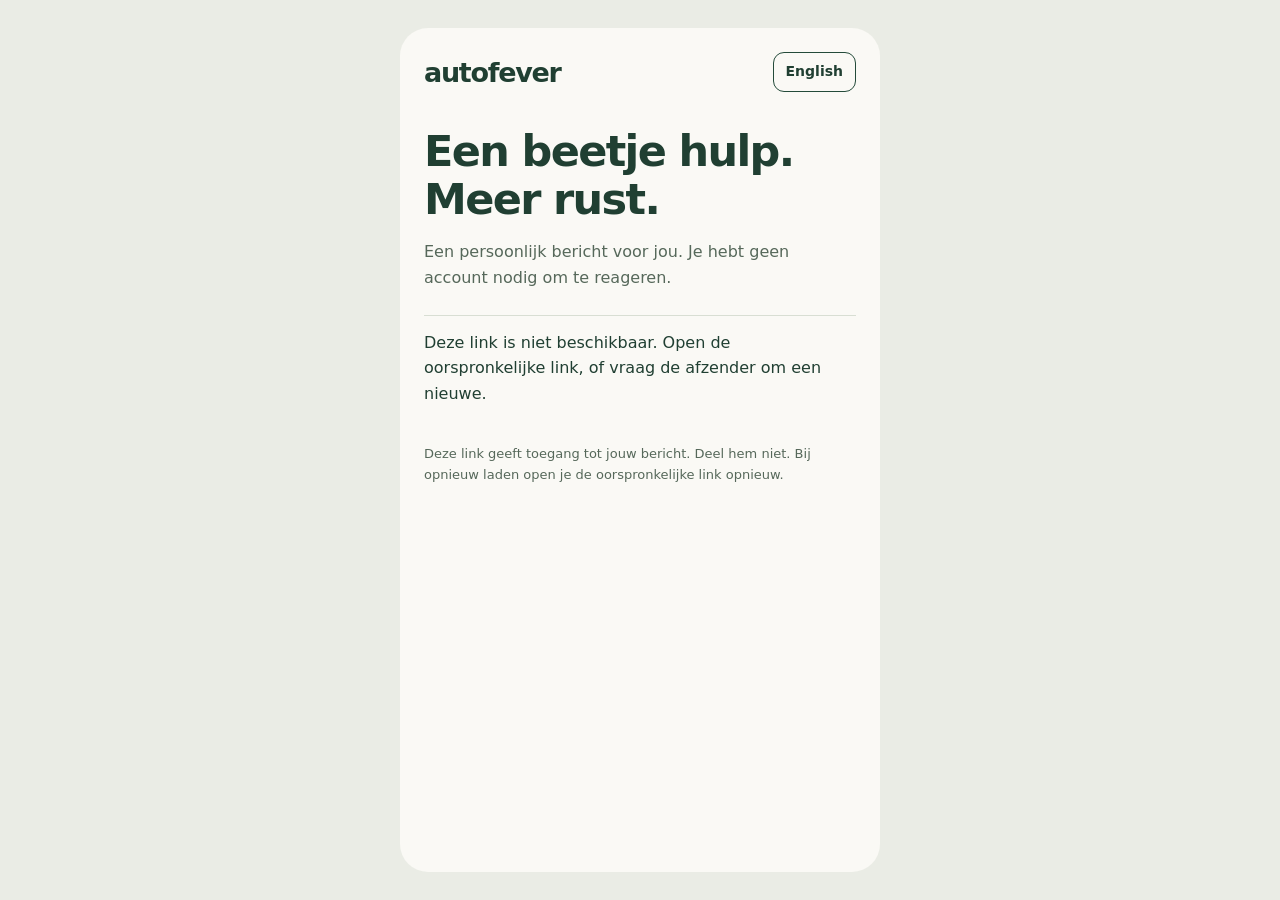
<file: backend/static/help.html>
<!doctype html>
<html lang="nl">
<head>
  <meta charset="utf-8">
  <meta name="viewport" content="width=device-width, initial-scale=1, viewport-fit=cover">
  <meta name="referrer" content="no-referrer">
  <title>Autofever · Een beetje hulp</title>
  <link rel="icon" href="./favicon.svg" type="image/svg+xml">
  <link rel="stylesheet" href="./help.css">
  <script src="./help.js" defer></script>
</head>
<body>
  <div class="app">
    <header><span class="wordmark">autofever</span><button id="language" class="language" type="button" lang="en" aria-label="Switch language to English">English</button></header>
    <main>
      <h1 id="page-title">Een beetje hulp.<br>Meer rust.</h1>
      <p id="page-intro" class="intro">Een persoonlijk bericht voor jou. Je hebt geen account nodig om te reageren.</p>
      <p id="notice" role="status" aria-live="polite" tabindex="-1">Je bericht wordt opgehaald…</p>
      <button id="refresh" class="secondary" hidden>Gegevens vernieuwen</button>
      <div id="content" hidden>
        <section aria-labelledby="message-title" class="message">
          <h2 id="message-title">Het bericht</h2>
          <p id="message"></p>
          <button id="acknowledge">Ik heb dit gelezen</button>
          <p id="ack-copy">Deze leesbevestiging geldt voor het oorspronkelijke bericht, niet voor latere updates.</p>
          <p id="ack-hint" class="hint">Alleen openen telt niet als een bevestiging.</p>
        </section>
        <section id="updates" aria-label="Updates voor jou"></section>
        <section aria-labelledby="tasks-title">
          <h2 id="tasks-title">Kun je iets doen?</h2>
          <p id="tasks-intro" class="intro">Kies wat lukt. Nee zeggen mag ook.</p>
          <p id="task-withdrawal-hint" class="hint">Kun je na aanvaarden toch niet helpen? Trek je toezegging in; andere helpers krijgen geen automatisch bericht.</p>
          <div id="tasks"></div>
        </section>
      </div>
      <noscript><p id="noscript-copy">Schakel JavaScript in om je persoonlijke bericht te openen en te reageren.</p></noscript>
    </main>
    <footer id="page-footer">Deze link geeft toegang tot jouw bericht. Deel hem niet. Bij opnieuw laden open je de oorspronkelijke link opnieuw.</footer>
  </div>
</body>
</html>
</file>
<file: backend/static/help.css>
:root{color-scheme:light;--paper:#faf9f5;--ink:#203f32;--muted:#56685a;--line:#d8ded3;--sage:#e7ecdf;--accent:#244b3a}
*{box-sizing:border-box}
body{margin:0;background:#eaece5;color:var(--ink);font-family:ui-rounded,'Segoe UI',system-ui,sans-serif;-webkit-font-smoothing:antialiased}
.app{max-width:480px;min-height:100svh;margin:auto;background:var(--paper);padding-top:env(safe-area-inset-top)}
header{padding:24px 24px 0;display:flex;align-items:center;justify-content:space-between;gap:16px}.wordmark{font-size:27px;font-weight:750;letter-spacing:-1.3px}
main{padding:36px 24px 24px}h1{font-size:clamp(34px,9vw,43px);line-height:1.11;letter-spacing:-1.65px;font-weight:650;margin:0 0 16px}
h2{font-size:20px;line-height:1.3;letter-spacing:-.4px;margin:0 0 12px}h3{font-size:18px;line-height:1.4;margin:0 0 6px}
p{font-size:16px;line-height:1.6;margin:0;overflow-wrap:anywhere}.intro,.hint,footer{color:var(--muted)}
.message{background:var(--sage);border-radius:20px;padding:22px;margin:24px 0 32px}#message{white-space:pre-wrap}
button{font:600 16px/1.4 ui-rounded,'Segoe UI',system-ui,sans-serif;min-height:48px;padding:12px 18px;border:1px solid var(--accent);border-radius:13px;background:var(--accent);color:white;cursor:pointer;touch-action:manipulation;overflow-wrap:anywhere}
button:focus-visible,[tabindex]:focus-visible{outline:3px solid #668448;outline-offset:4px}
button:disabled{cursor:default;opacity:.7}.secondary{color:var(--ink);background:transparent;border-color:#7a8a78}
.language{min-height:40px;padding:7px 12px;border-radius:11px;background:transparent;color:var(--ink);font-size:14px}
#acknowledge{width:100%;margin-top:20px}.hint{font-size:14px;margin-top:10px}
#notice:not(:empty){margin-top:24px;padding:14px 0;border-top:1px solid var(--line)}
#refresh{margin-top:12px}.task{padding:24px 0;border-bottom:1px solid var(--line);overflow-wrap:anywhere}
.task-state{font-size:14px;font-weight:600;margin-top:8px}.actions{display:flex;flex-wrap:wrap;gap:10px;margin-top:16px}.actions button{flex:1;min-width:120px}
footer{font-size:13px;line-height:1.6;padding:0 24px max(24px,env(safe-area-inset-bottom))}
[hidden]{display:none!important}
@media(min-width:600px){.app{margin:28px auto;border-radius:28px;min-height:calc(100svh - 56px)}}
@media(prefers-contrast:more){:root{--paper:#fff;--ink:#112b1b;--muted:#263d2c;--line:#657361;--sage:#e9f0e4;--accent:#12341f}button:disabled{opacity:1}}
</file>
